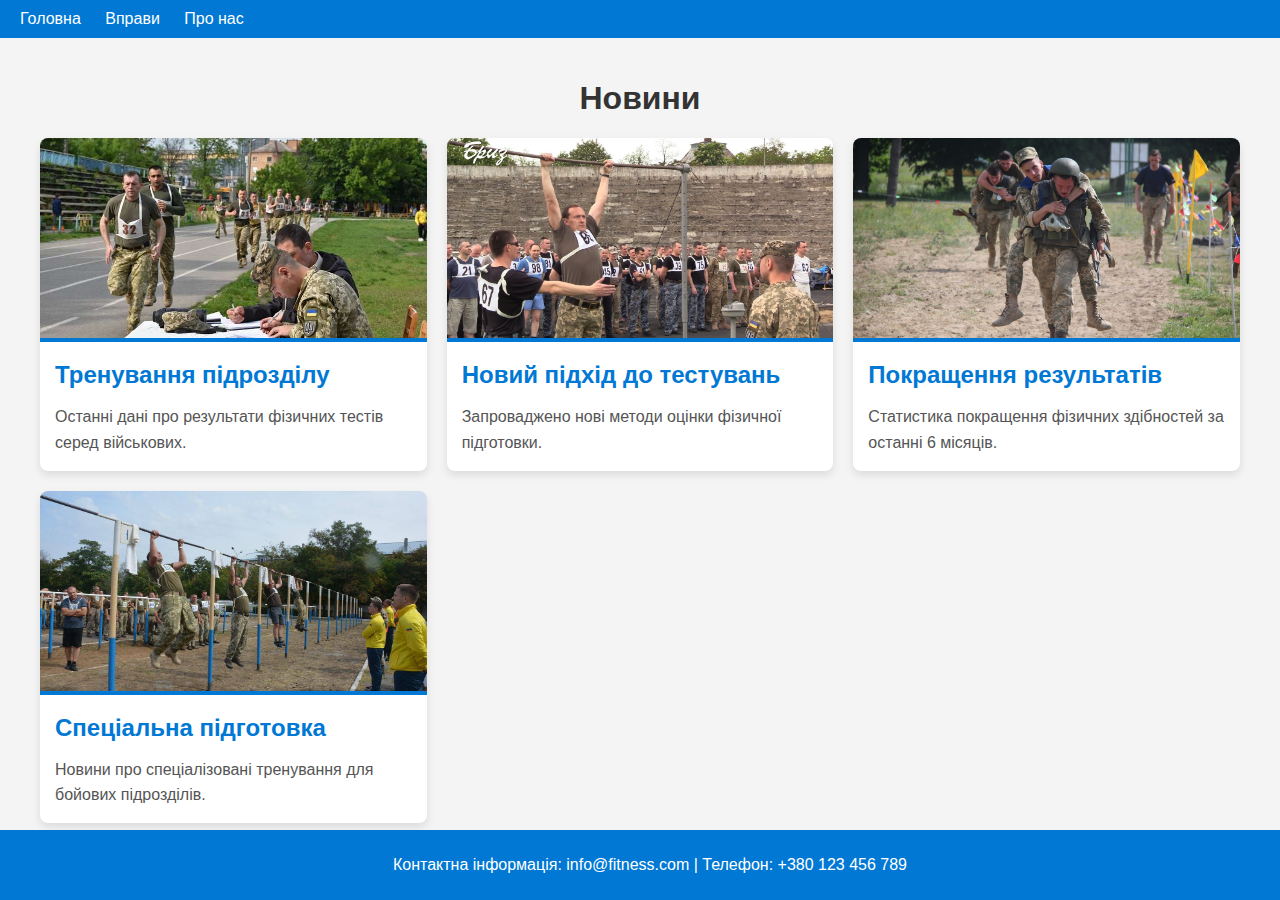
<file: index.html>
<!DOCTYPE html>
<html lang="uk">
<head>
    <meta charset="UTF-8">
    <meta name="viewport" content="width=device-width, initial-scale=1.0">
    <title>Облік фізичної підготовки</title>
    <link rel="stylesheet" href="css/style.css">
    <script defer src="js/script.js"></script>
</head>
<body>
    <header>
        <nav>
            <a href="index.html">Головна</a>
            <a href="exercises.html">Вправи</a>
            <a href="about.html">Про нас</a>
        </nav>
    </header>

    <main>
        <section id="news">
            <h1>Новини</h1>
            <div class="news-container">
                <article class="news-item">
                    <img src="images/news1.jpg" alt="Новина 1">
                    <h3>Тренування підрозділу</h3>
                    <p>Останні дані про результати фізичних тестів серед військових.</p>
                </article>
                <article class="news-item">
                    <img src="images/news2.jpg" alt="Новина 2">
                    <h3>Новий підхід до тестувань</h3>
                    <p>Запроваджено нові методи оцінки фізичної підготовки.</p>
                </article>
                <article class="news-item">
                    <img src="images/news3.jpg" alt="Новина 3">
                    <h3>Покращення результатів</h3>
                    <p>Статистика покращення фізичних здібностей за останні 6 місяців.</p>
                </article>
                <article class="news-item">
                    <img src="images/news4.jpg" alt="Новина 4">
                    <h3>Спеціальна підготовка</h3>
                    <p>Новини про спеціалізовані тренування для бойових підрозділів.</p>
                </article>
            </div>
        </section>
    </main>

    <footer>
        <p>Контактна інформація: info@fitness.com | Телефон: +380 123 456 789</p>
    </footer>
</body>
</html>
</file>
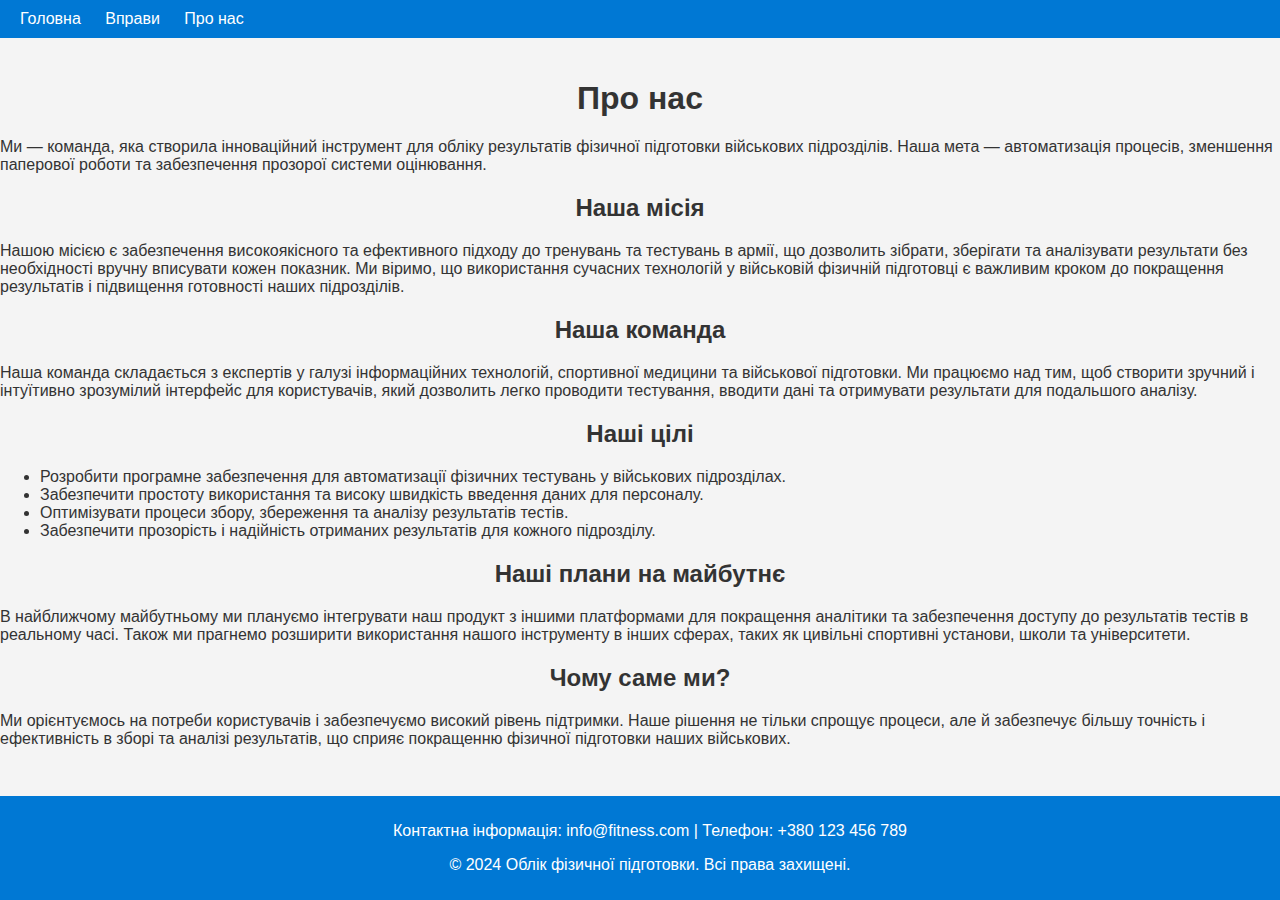
<file: about.html>
<!DOCTYPE html>
<html lang="uk">
<head>
    <meta charset="UTF-8">
    <meta name="viewport" content="width=device-width, initial-scale=1.0">
    <title>Про нас</title>
    <link rel="stylesheet" href="css/style.css">
</head>
<body>
    <header>
        <nav>
            <a href="index.html">Головна</a>
            <a href="exercises.html">Вправи</a>
            <a href="about.html">Про нас</a>
        </nav>
    </header>

    <main>
        <section>
            <h1>Про нас</h1>
            <p>
                Ми — команда, яка створила інноваційний інструмент для обліку результатів фізичної підготовки військових підрозділів.
                Наша мета — автоматизація процесів, зменшення паперової роботи та забезпечення прозорої системи оцінювання.
            </p>
            <h2>Наша місія</h2>
            <p>
                Нашою місією є забезпечення високоякісного та ефективного підходу до тренувань та тестувань в армії, що дозволить зібрати, зберігати та аналізувати результати без необхідності вручну вписувати кожен показник. 
                Ми віримо, що використання сучасних технологій у військовій фізичній підготовці є важливим кроком до покращення результатів і підвищення готовності наших підрозділів.
            </p>
            <h2>Наша команда</h2>
            <p>
                Наша команда складається з експертів у галузі інформаційних технологій, спортивної медицини та військової підготовки. Ми працюємо над тим, щоб створити зручний і інтуїтивно зрозумілий інтерфейс для користувачів, який дозволить легко проводити тестування, вводити дані та отримувати результати для подальшого аналізу.
            </p>
            <h2>Наші цілі</h2>
            <ul>
                <li>Розробити програмне забезпечення для автоматизації фізичних тестувань у військових підрозділах.</li>
                <li>Забезпечити простоту використання та високу швидкість введення даних для персоналу.</li>
                <li>Оптимізувати процеси збору, збереження та аналізу результатів тестів.</li>
                <li>Забезпечити прозорість і надійність отриманих результатів для кожного підрозділу.</li>
            </ul>
            <h2>Наші плани на майбутнє</h2>
            <p>
                В найближчому майбутньому ми плануємо інтегрувати наш продукт з іншими платформами для покращення аналітики та забезпечення доступу до результатів тестів в реальному часі. 
                Також ми прагнемо розширити використання нашого інструменту в інших сферах, таких як цивільні спортивні установи, школи та університети.
            </p>
            <h2>Чому саме ми?</h2>
            <p>
                Ми орієнтуємось на потреби користувачів і забезпечуємо високий рівень підтримки. Наше рішення не тільки спрощує процеси, але й забезпечує більшу точність і ефективність в зборі та аналізі результатів, що сприяє покращенню фізичної підготовки наших військових.
            </p>
        </section>
    </main>

    <footer>
        <p>Контактна інформація: info@fitness.com | Телефон: +380 123 456 789</p>
        <p>&copy; 2024 Облік фізичної підготовки. Всі права захищені.</p>
    </footer>
</body>
</html>
</file>
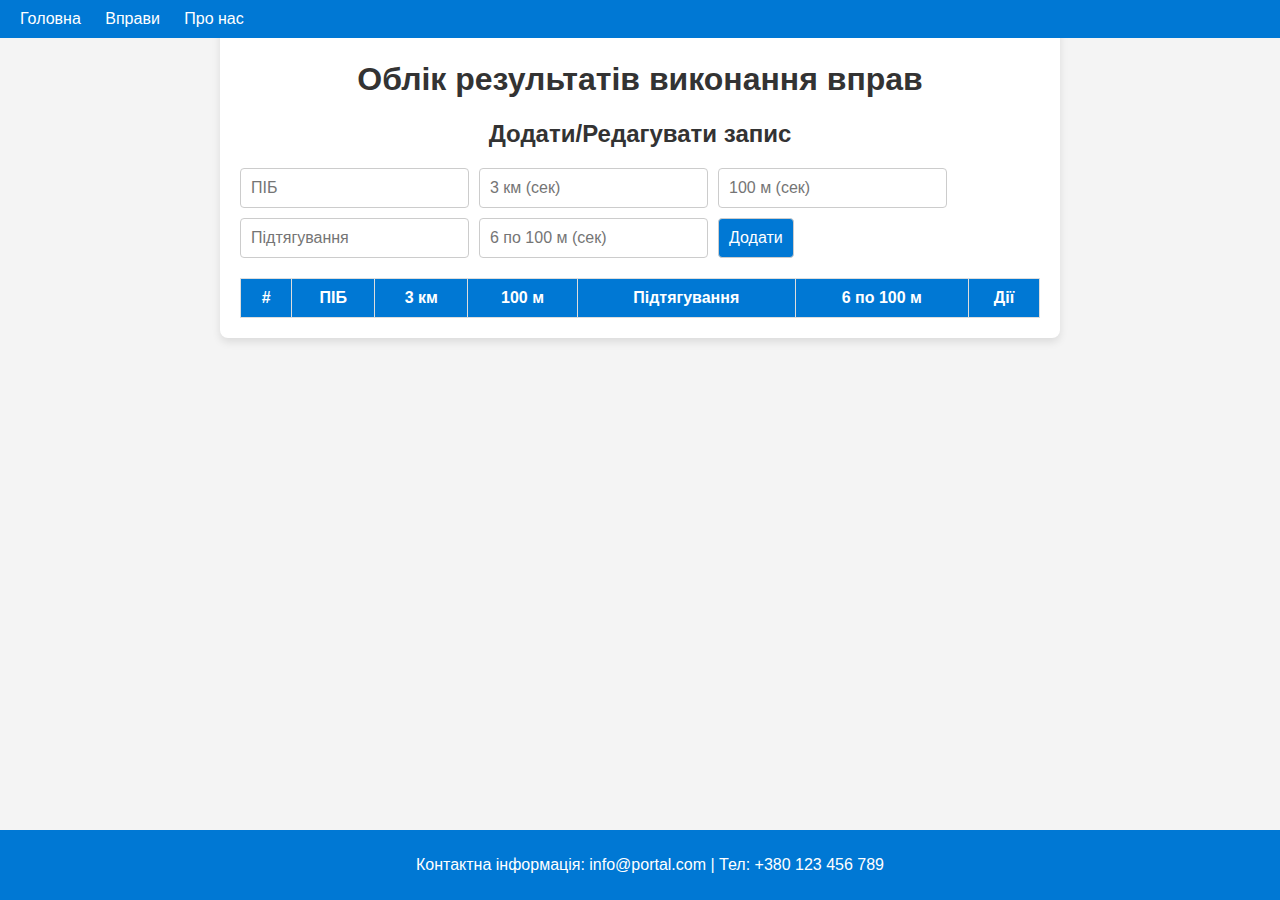
<file: exercises.html>
<!DOCTYPE html>
<html lang="uk">
<head>
    <meta charset="UTF-8">
    <meta name="viewport" content="width=device-width, initial-scale=1.0">
    <title>Облік фізичних вправ</title>
    <link rel="stylesheet" href="css/style.css">
</head>
<body>
    <header>
        <nav>
            <a href="index.html">Головна</a>
            <a href="exercises.html">Вправи</a>
            <a href="about.html">Про нас</a>
        </nav>
    </header>


        <section class="exercise-section">
            <h1>Облік результатів виконання вправ</h1>
            
            <div class="form-container">
                <h2>Додати/Редагувати запис</h2>
                <form id="exerciseForm">
                    <input type="text" id="name" placeholder="ПІБ" required>
                    <input type="number" id="km3" placeholder="3 км (сек)" required>
                    <input type="number" id="m100" placeholder="100 м (сек)" required>
                    <input type="number" id="pullUps" placeholder="Підтягування" required>
                    <input type="number" id="six100m" placeholder="6 по 100 м (сек)" required>
                    <button type="submit">Додати</button>
                </form>
            </div>

            <table id="exerciseTable">
                <thead>
                    <tr>
                        <th>#</th>
                        <th>ПІБ</th>
                        <th>3 км</th>
                        <th>100 м</th>
                        <th>Підтягування</th>
                        <th>6 по 100 м</th>
                        <th>Дії</th>
                    </tr>
                </thead>
                <tbody></tbody>
            </table>
        </section>
    </main>

    <footer>
        <p>Контактна інформація: info@portal.com | Тел: +380 123 456 789</p>
    </footer>

    <script src="js/script.js"></script>
</body>
</html>
</file>
<file: css/style.css>
/* Загальні стилі */
body {
    font-family: Arial, sans-serif;
    margin: 0;
    padding: 0;
    background-color: #f4f4f4;
    color: #333;
}

header {
    background-color: #0078d4;
    color: white;
    padding: 10px 20px;
    position: fixed;
    width: 100%;
    top: 0;
    left: 0;
    z-index: 1000;
}

header nav a {
    color: white;
    text-decoration: none;
    margin-right: 20px;
}

main {
    margin-top: 80px;
}

/* Стилі для новин */
.news-section {
    max-width: 1000px;
    margin: 20px auto;
    background: white;
    padding: 20px;
    border-radius: 8px;
    box-shadow: 0 4px 8px rgba(0, 0, 0, 0.1);
}

.news-container {
    display: grid;
    grid-template-columns: repeat(auto-fill, minmax(300px, 1fr));
    gap: 20px;
    max-width: 1200px;
    margin: 0 auto;
}

.news-item {
    background-color: #fff;
    border-radius: 8px;
    overflow: hidden;
    box-shadow: 0 4px 8px rgba(0, 0, 0, 0.1);
    transition: transform 0.3s ease-in-out;
}

.news-item:hover {
    transform: translateY(-10px); /* Легка анімація при наведенні */
}

.news-item img {
    width: 100%;
    height: 200px;
    object-fit: cover;
    border-bottom: 4px solid #0078d4;
}

.news-item h3 {
    font-size: 1.5rem;
    margin: 15px;
    color: #0078d4;
}

.news-item p {
    font-size: 1rem;
    margin: 0 15px 15px;
    color: #555;
    line-height: 1.6;
}

/* Форма для секції вправ */
.form-container {
    margin-bottom: 20px;
}

form {
    display: flex;
    flex-wrap: wrap;
    gap: 10px;
}

form input, form button {
    padding: 10px;
    font-size: 1rem;
    border: 1px solid #ccc;
    border-radius: 4px;
}

form button {
    background-color: #0078d4;
    color: white;
    cursor: pointer;
}

form button:hover {
    background-color: #00509e;
}

footer {
    background-color: #0078d4;
    color: white;
    text-align: center;
    padding: 10px;
    position: fixed;
    width: 100%;
    bottom: 0;
}

table {
    width: 100%;
    border-collapse: collapse;
    margin-top: 20px;
}

table th, table td {
    border: 1px solid #ddd;
    padding: 10px;
    text-align: center;
}

table th {
    background-color: #0078d4;
    color: white;
}

table tr:nth-child(even) {
    background-color: #f9f9f9;
}

table tr:hover {
    background-color: #f1f1f1;
}

button.action {
    padding: 5px 10px;
    font-size: 0.9rem;
    border: none;
    border-radius: 4px;
    cursor: pointer;
}

button.edit {
    background-color: #ffa500;
    color: white;
}

button.delete {
    background-color: #d9534f;
    color: white;
}

footer {
    background-color: #0078d4;
    color: white;
    text-align: center;
    padding: 10px;
    position: fixed;
    width: 100%;
    bottom: 0;
}
/* Загальні стилі */
body {
    font-family: Arial, sans-serif;
    margin: 0;
    padding: 0;
    background-color: #f4f4f4;
    color: #333;
}

header {
    background-color: #0078d4;
    color: white;
    padding: 10px 20px;
    position: fixed;
    width: 100%;
    top: 0;
    left: 0;
    z-index: 1000;
}

header nav a {
    color: white;
    text-decoration: none;
    margin-right: 20px;
}

main {
    margin-top: 80px;
}

h1, h2 {
    text-align: center;
}

/* Новини */
.news-section {
    display: grid;
    grid-template-columns: repeat(auto-fill, minmax(300px, 1fr)); /* Адаптивна сітка */
    gap: 20px;
    max-width: 1200px;
    margin: 20px auto;
    background: white;
    padding: 20px;
    border-radius: 8px;
    box-shadow: 0 4px 8px rgba(0, 0, 0, 0.1);
}

.news-item {
    background-color: #ffffff;
    border-radius: 8px;
    overflow: hidden;
    box-shadow: 0 4px 8px rgba(0, 0, 0, 0.1);
    transition: transform 0.3s ease-in-out;
    cursor: pointer;
}

.news-item:hover {
    transform: translateY(-10px); /* Легка анімація при наведенні */
}

.news-item img {
    width: 100%;
    height: 200px;
    object-fit: cover;
    border-bottom: 4px solid #0078d4;
}

.news-item h2 {
    font-size: 1.8rem;
    margin: 15px;
    color: #0078d4;
}

.news-item p {
    font-size: 1rem;
    margin: 0 15px 15px 15px;
    color: #555;
    line-height: 1.6;
}

/* Стилі для секції вправ */
.exercise-section {
    margin: 20px auto;
    max-width: 800px;
    background: white;
    padding: 20px;
    border-radius: 8px;
    box-shadow: 0 4px 8px rgba(0, 0, 0, 0.1);
}

/* Форма */
.form-container {
    margin-bottom: 20px;
}

form {
    display: flex;
    flex-wrap: wrap;
    gap: 10px;
}

form input, form button {
    padding: 10px;
    font-size: 1rem;
    border: 1px solid #ccc;
    border-radius: 4px;
}

form button {
    background-color: #0078d4;
    color: white;
    cursor: pointer;
}

form button:hover {
    background-color: #00509e;
}
</file>
